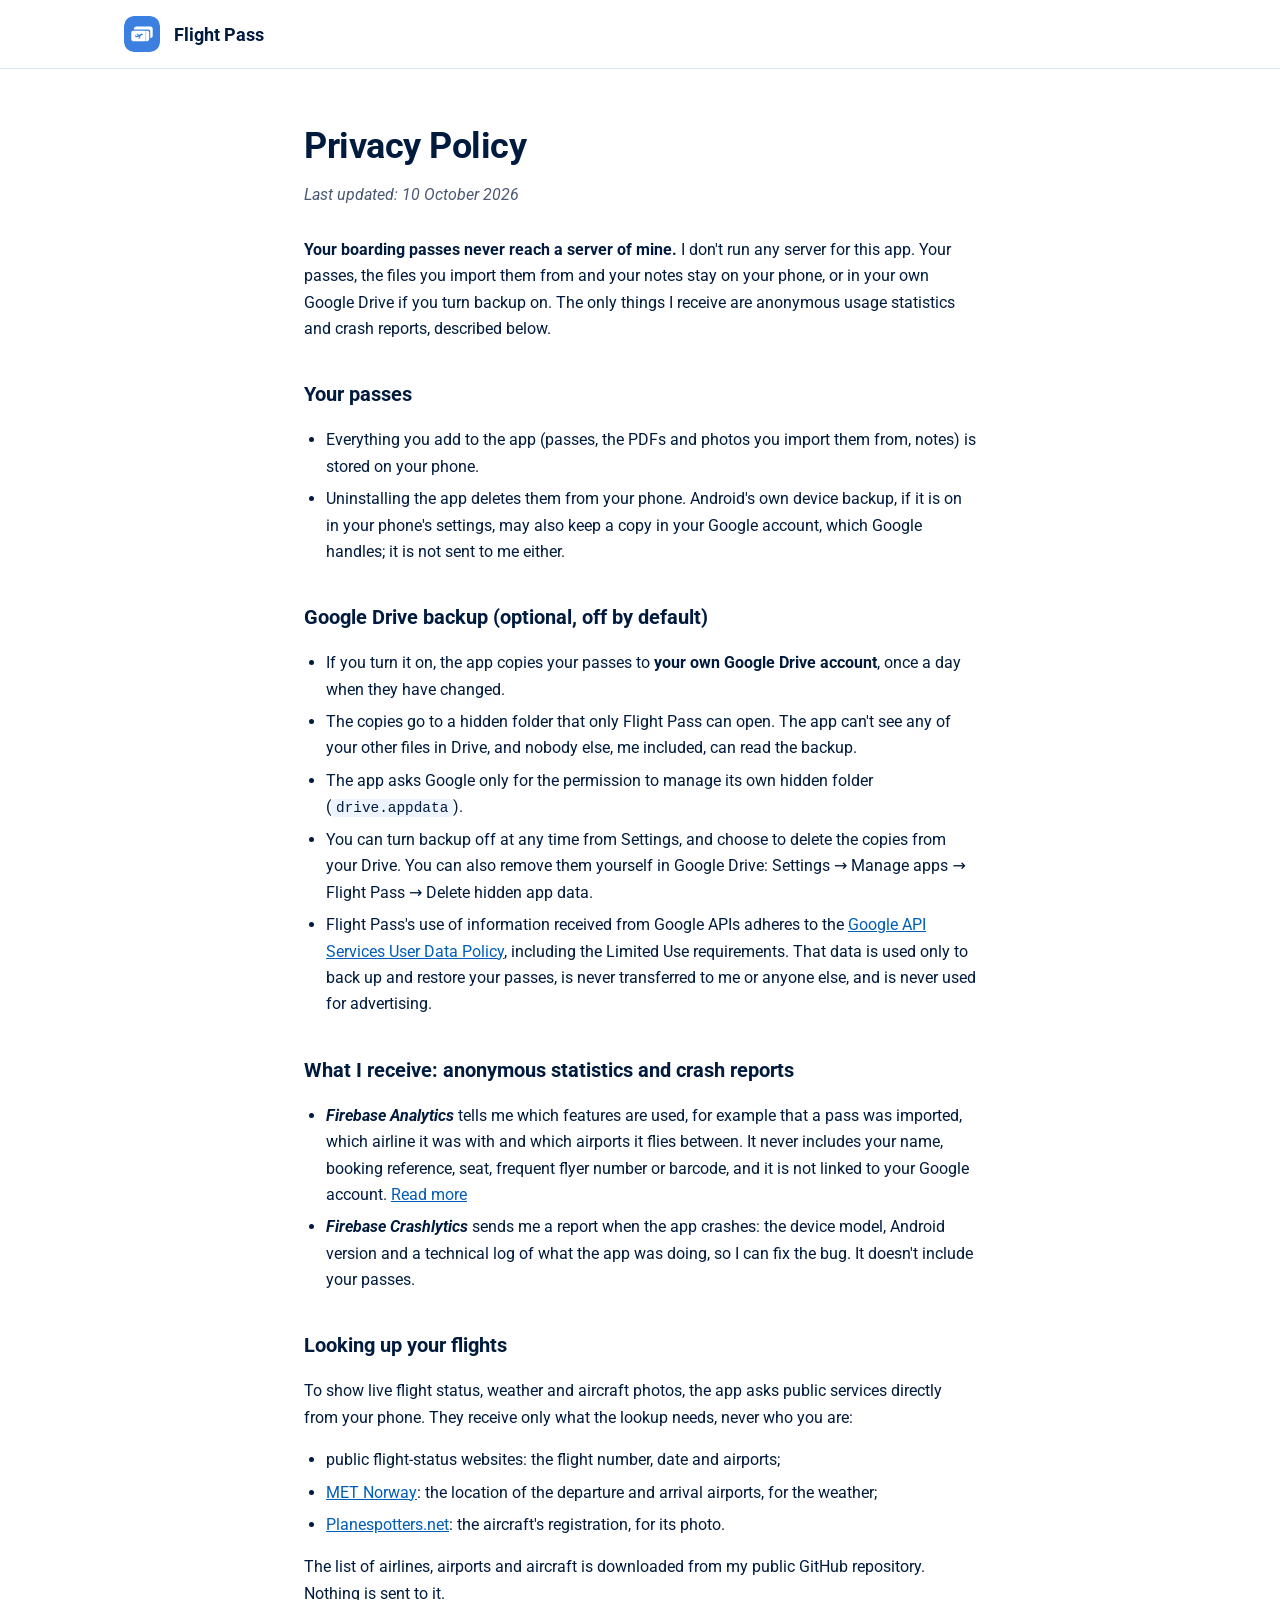
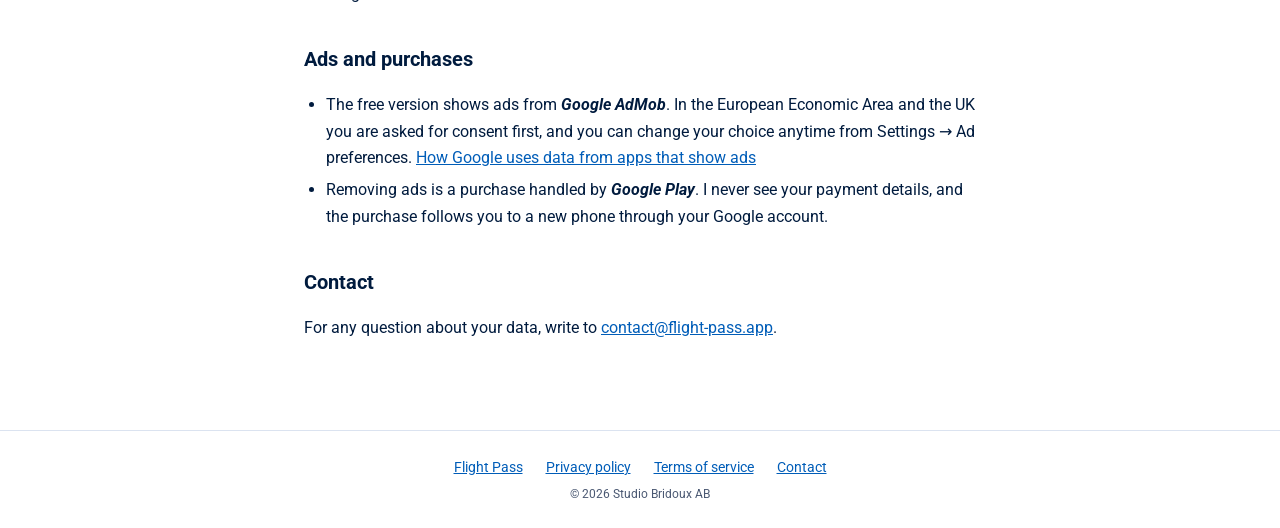
<file: privacy/index.html>
<!DOCTYPE html>
<html lang="en">
<head>
  <meta charset="utf-8">
  <meta name="viewport" content="width=device-width, initial-scale=1">
  <title>Privacy Policy · Flight Pass</title>
  <meta name="description" content="How the Flight Pass boarding pass app handles your data: passes stay on your phone, no account, optional backup to your own Google Drive.">
  <link rel="canonical" href="https://flight-pass.app/privacy/">
  <meta property="og:type" content="website">
  <meta property="og:locale" content="en_US">
  <meta property="og:site_name" content="Flight Pass">
  <meta property="og:title" content="Flight Pass Privacy Policy">
  <meta property="og:description" content="Your boarding passes stay on your phone: no account, no server, optional backup to your own Google Drive.">
  <meta property="og:url" content="https://flight-pass.app/privacy/">
  <meta property="og:image" content="https://flight-pass.app/assets/og-image.jpg">
  <meta property="og:image:type" content="image/jpeg">
  <meta property="og:image:width" content="1200">
  <meta property="og:image:height" content="630">
  <meta property="og:image:alt" content="Flight Pass: any airline, one wallet. A boarding pass from LAX to JFK and a gate notification.">
  <meta name="twitter:card" content="summary_large_image">
  <meta name="theme-color" content="#005DB8">
  <link rel="icon" href="/assets/icon.svg" type="image/svg+xml">
  <link rel="apple-touch-icon" href="/assets/apple-touch-icon.png">
  <link rel="preconnect" href="https://fonts.gstatic.com" crossorigin>
  <link href="https://fonts.googleapis.com/css2?family=Roboto:wght@400;700&display=swap" rel="stylesheet">
  <link rel="stylesheet" href="/assets/style.css">
</head>
<body>

  <header class="fp-top">
    <div class="fp-wrap"><a class="fp-brand" href="/"><img src="/assets/icon.svg" alt="" width="36" height="36">Flight Pass</a></div>
  </header>

  <main class="fp-doc">
    <h1>Privacy Policy</h1>
    <p class="fp-date"><em>Last updated: 10 October 2026</em></p>

    <p><strong>Your boarding passes never reach a server of mine.</strong> I don't run any server for this app. Your passes, the files you import them from and your notes stay on your phone, or in your own Google Drive if you turn backup on. The only things I receive are anonymous usage statistics and crash reports, described below.</p>

    <h2>Your passes</h2>
    <ul>
      <li>Everything you add to the app (passes, the PDFs and photos you import them from, notes) is stored on your phone.</li>
      <li>Uninstalling the app deletes them from your phone. Android's own device backup, if it is on in your phone's settings, may also keep a copy in your Google account, which Google handles; it is not sent to me either.</li>
    </ul>

    <h2>Google Drive backup (optional, off by default)</h2>
    <ul>
      <li>If you turn it on, the app copies your passes to <strong>your own Google Drive account</strong>, once a day when they have changed.</li>
      <li>The copies go to a hidden folder that only Flight Pass can open. The app can't see any of your other files in Drive, and nobody else, me included, can read the backup.</li>
      <li>The app asks Google only for the permission to manage its own hidden folder (<code>drive.appdata</code>).</li>
      <li>You can turn backup off at any time from Settings, and choose to delete the copies from your Drive. You can also remove them yourself in Google Drive: Settings → Manage apps → Flight Pass → Delete hidden app data.</li>
      <li>Flight Pass's use of information received from Google APIs adheres to the <a href="https://developers.google.com/terms/api-services-user-data-policy">Google API Services User Data Policy</a>, including the Limited Use requirements. That data is used only to back up and restore your passes, is never transferred to me or anyone else, and is never used for advertising.</li>
    </ul>

    <h2>What I receive: anonymous statistics and crash reports</h2>
    <ul>
      <li><strong><em>Firebase Analytics</em></strong> tells me which features are used, for example that a pass was imported, which airline it was with and which airports it flies between. It never includes your name, booking reference, seat, frequent flyer number or barcode, and it is not linked to your Google account. <a href="https://firebase.google.com/support/privacy">Read more</a></li>
      <li><strong><em>Firebase Crashlytics</em></strong> sends me a report when the app crashes: the device model, Android version and a technical log of what the app was doing, so I can fix the bug. It doesn't include your passes.</li>
    </ul>

    <h2>Looking up your flights</h2>
    <p>To show live flight status, weather and aircraft photos, the app asks public services directly from your phone. They receive only what the lookup needs, never who you are:</p>
    <ul>
      <li>public flight-status websites: the flight number, date and airports;</li>
      <li><a href="https://api.met.no">MET Norway</a>: the location of the departure and arrival airports, for the weather;</li>
      <li><a href="https://www.planespotters.net">Planespotters.net</a>: the aircraft's registration, for its photo.</li>
    </ul>
    <p>The list of airlines, airports and aircraft is downloaded from my public GitHub repository. Nothing is sent to it.</p>

    <h2>Ads and purchases</h2>
    <ul>
      <li>The free version shows ads from <strong><em>Google AdMob</em></strong>. In the European Economic Area and the UK you are asked for consent first, and you can change your choice anytime from Settings → Ad preferences. <a href="https://policies.google.com/technologies/partner-sites">How Google uses data from apps that show ads</a></li>
      <li>Removing ads is a purchase handled by <strong><em>Google Play</em></strong>. I never see your payment details, and the purchase follows you to a new phone through your Google account.</li>
    </ul>

    <h2>Contact</h2>
    <p>For any question about your data, write to <a href="mailto:contact@flight-pass.app">contact@flight-pass.app</a>.</p>
  </main>

  <footer class="fp-foot">
    <nav>
      <a href="/">Flight Pass</a>
      <a href="/privacy/">Privacy policy</a>
      <a href="/terms/">Terms of service</a>
      <a href="mailto:contact@flight-pass.app">Contact</a>
    </nav>
    <p>© 2026 Studio Bridoux AB</p>
  </footer>

</body>
</html>
</file>
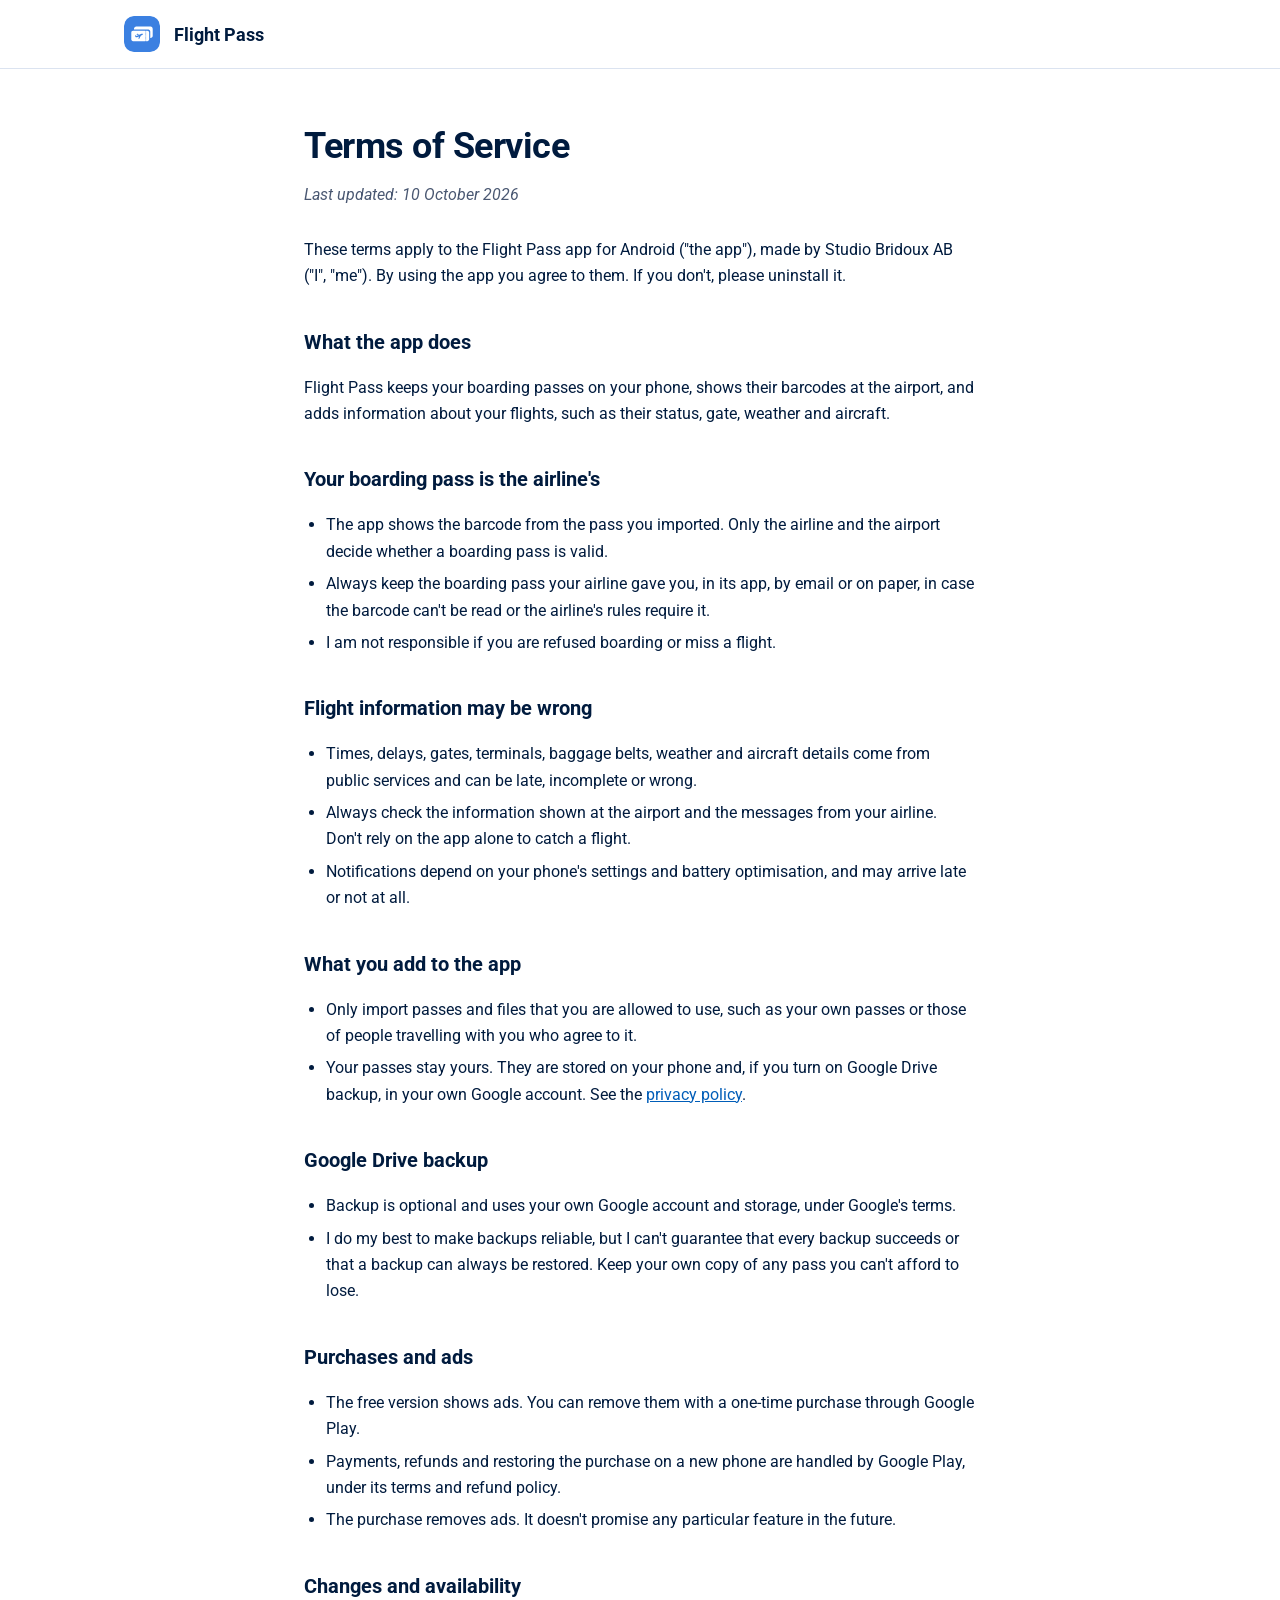
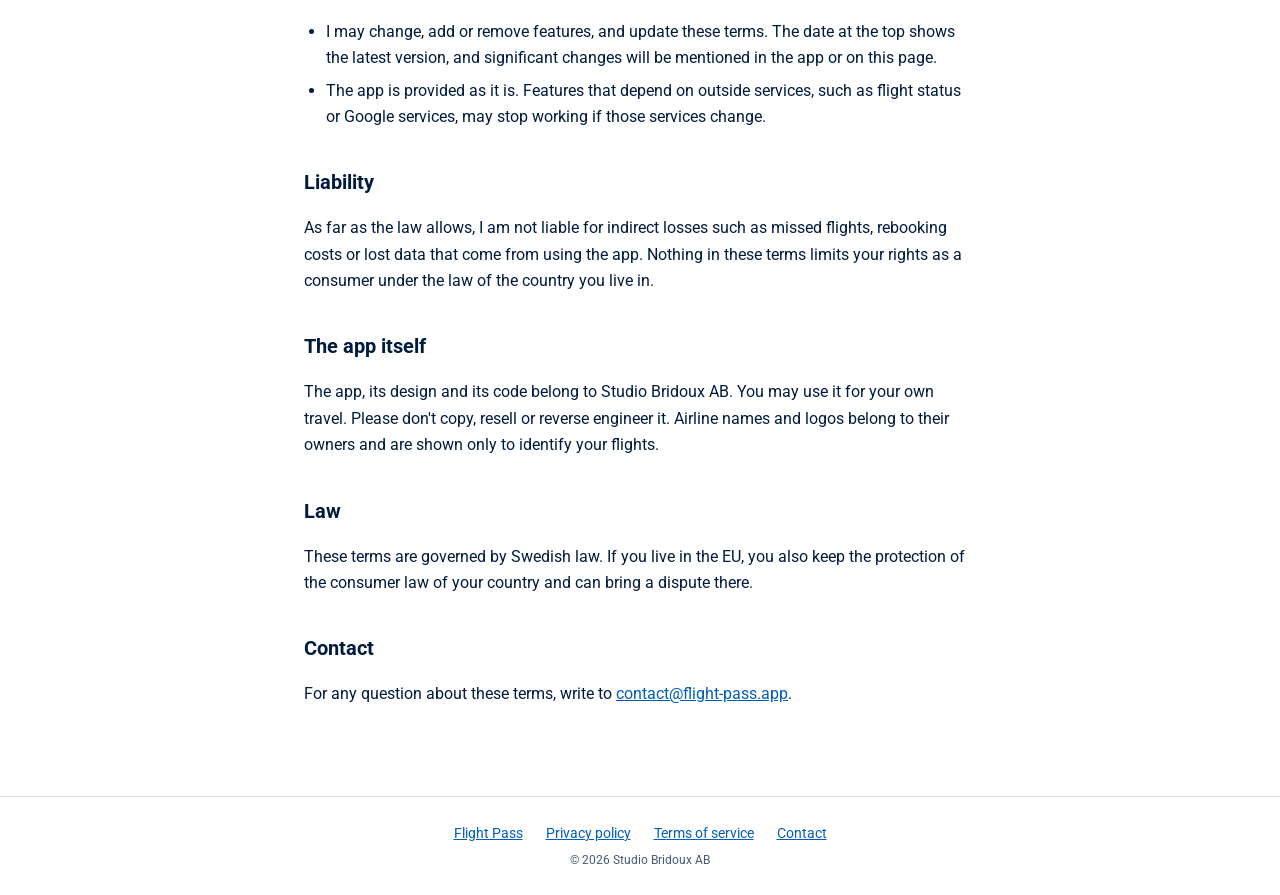
<file: terms/index.html>
<!DOCTYPE html>
<html lang="en">
<head>
  <meta charset="utf-8">
  <meta name="viewport" content="width=device-width, initial-scale=1">
  <title>Terms of Service · Flight Pass</title>
  <meta name="description" content="The terms for using Flight Pass, the boarding pass wallet app for Android.">
  <link rel="canonical" href="https://flight-pass.app/terms/">
  <meta property="og:type" content="website">
  <meta property="og:locale" content="en_US">
  <meta property="og:site_name" content="Flight Pass">
  <meta property="og:title" content="Flight Pass Terms of Service">
  <meta property="og:description" content="The terms for using Flight Pass, the boarding pass wallet app for Android.">
  <meta property="og:url" content="https://flight-pass.app/terms/">
  <meta property="og:image" content="https://flight-pass.app/assets/og-image.jpg">
  <meta property="og:image:type" content="image/jpeg">
  <meta property="og:image:width" content="1200">
  <meta property="og:image:height" content="630">
  <meta property="og:image:alt" content="Flight Pass: any airline, one wallet. A boarding pass from LAX to JFK and a gate notification.">
  <meta name="twitter:card" content="summary_large_image">
  <meta name="theme-color" content="#005DB8">
  <link rel="icon" href="/assets/icon.svg" type="image/svg+xml">
  <link rel="apple-touch-icon" href="/assets/apple-touch-icon.png">
  <link rel="preconnect" href="https://fonts.gstatic.com" crossorigin>
  <link href="https://fonts.googleapis.com/css2?family=Roboto:wght@400;700&display=swap" rel="stylesheet">
  <link rel="stylesheet" href="/assets/style.css">
</head>
<body>

  <header class="fp-top">
    <div class="fp-wrap"><a class="fp-brand" href="/"><img src="/assets/icon.svg" alt="" width="36" height="36">Flight Pass</a></div>
  </header>

  <main class="fp-doc">
    <h1>Terms of Service</h1>
    <p class="fp-date"><em>Last updated: 10 October 2026</em></p>

    <p>These terms apply to the Flight Pass app for Android ("the app"), made by Studio Bridoux AB ("I", "me"). By using the app you agree to them. If you don't, please uninstall it.</p>

    <h2>What the app does</h2>
    <p>Flight Pass keeps your boarding passes on your phone, shows their barcodes at the airport, and adds information about your flights, such as their status, gate, weather and aircraft.</p>

    <h2>Your boarding pass is the airline's</h2>
    <ul>
      <li>The app shows the barcode from the pass you imported. Only the airline and the airport decide whether a boarding pass is valid.</li>
      <li>Always keep the boarding pass your airline gave you, in its app, by email or on paper, in case the barcode can't be read or the airline's rules require it.</li>
      <li>I am not responsible if you are refused boarding or miss a flight.</li>
    </ul>

    <h2>Flight information may be wrong</h2>
    <ul>
      <li>Times, delays, gates, terminals, baggage belts, weather and aircraft details come from public services and can be late, incomplete or wrong.</li>
      <li>Always check the information shown at the airport and the messages from your airline. Don't rely on the app alone to catch a flight.</li>
      <li>Notifications depend on your phone's settings and battery optimisation, and may arrive late or not at all.</li>
    </ul>

    <h2>What you add to the app</h2>
    <ul>
      <li>Only import passes and files that you are allowed to use, such as your own passes or those of people travelling with you who agree to it.</li>
      <li>Your passes stay yours. They are stored on your phone and, if you turn on Google Drive backup, in your own Google account. See the <a href="/privacy/">privacy policy</a>.</li>
    </ul>

    <h2>Google Drive backup</h2>
    <ul>
      <li>Backup is optional and uses your own Google account and storage, under Google's terms.</li>
      <li>I do my best to make backups reliable, but I can't guarantee that every backup succeeds or that a backup can always be restored. Keep your own copy of any pass you can't afford to lose.</li>
    </ul>

    <h2>Purchases and ads</h2>
    <ul>
      <li>The free version shows ads. You can remove them with a one-time purchase through Google Play.</li>
      <li>Payments, refunds and restoring the purchase on a new phone are handled by Google Play, under its terms and refund policy.</li>
      <li>The purchase removes ads. It doesn't promise any particular feature in the future.</li>
    </ul>

    <h2>Changes and availability</h2>
    <ul>
      <li>I may change, add or remove features, and update these terms. The date at the top shows the latest version, and significant changes will be mentioned in the app or on this page.</li>
      <li>The app is provided as it is. Features that depend on outside services, such as flight status or Google services, may stop working if those services change.</li>
    </ul>

    <h2>Liability</h2>
    <p>As far as the law allows, I am not liable for indirect losses such as missed flights, rebooking costs or lost data that come from using the app. Nothing in these terms limits your rights as a consumer under the law of the country you live in.</p>

    <h2>The app itself</h2>
    <p>The app, its design and its code belong to Studio Bridoux AB. You may use it for your own travel. Please don't copy, resell or reverse engineer it. Airline names and logos belong to their owners and are shown only to identify your flights.</p>

    <h2>Law</h2>
    <p>These terms are governed by Swedish law. If you live in the EU, you also keep the protection of the consumer law of your country and can bring a dispute there.</p>

    <h2>Contact</h2>
    <p>For any question about these terms, write to <a href="mailto:contact@flight-pass.app">contact@flight-pass.app</a>.</p>
  </main>

  <footer class="fp-foot">
    <nav>
      <a href="/">Flight Pass</a>
      <a href="/privacy/">Privacy policy</a>
      <a href="/terms/">Terms of service</a>
      <a href="mailto:contact@flight-pass.app">Contact</a>
    </nav>
    <p>© 2026 Studio Bridoux AB</p>
  </footer>

</body>
</html>
</file>
<file: assets/style.css>
:root { --seed:#3B80E1; --primary:#005DB8; --deep:#001B3E; --muted:#4a5872; --soft:#EEF4FF; --line:#dbe3f0; }
* { box-sizing:border-box; }
html { -webkit-text-size-adjust:100%; }
body { margin:0; font-family:'Roboto',system-ui,-apple-system,sans-serif; color:var(--deep); background:#fff;
  -webkit-font-smoothing:antialiased; }
a { color:var(--primary); }
img { max-width:100%; height:auto; }
.fp-wrap { max-width:1080px; margin:0 auto; padding:0 24px; }
.material-symbols-rounded { font-family:'Material Symbols Rounded'; font-weight:normal; font-style:normal;
  line-height:1; letter-spacing:normal; text-transform:none; white-space:nowrap; direction:ltr;
  -webkit-font-feature-settings:'liga'; font-feature-settings:'liga'; display:inline-block; overflow:hidden; }

.fp-hero { background:linear-gradient(120deg,#C9DCFB,#E8F0FF 58%,#F7FAFF); padding:72px 0 80px; overflow:hidden; }
.fp-hero .fp-wrap { display:flex; align-items:center; gap:72px; }
.fp-hero-text { flex:1; min-width:0; }
.fp-brand { display:flex; align-items:center; gap:14px; font-size:24px; font-weight:700; color:var(--deep); text-decoration:none; }
.fp-brand img { width:56px; height:56px; border-radius:14px; box-shadow:0 6px 16px rgba(0,93,184,.25); }
.fp-hero h1 { font-size:58px; line-height:1.04; letter-spacing:-1.5px; margin:28px 0 18px; font-weight:800; }
.fp-eyebrow { display:block; font-size:15px; letter-spacing:1.2px; text-transform:uppercase; font-weight:700;
  color:var(--primary); margin-bottom:14px; line-height:1.4; }
.fp-accent { display:block; color:var(--primary); }
.fp-hero p { font-size:19px; line-height:1.55; color:var(--muted); max-width:480px; margin:0 0 30px; }
.fp-badge { display:inline-block; }
.fp-badge img { display:block; height:80px; width:auto; margin-left:-13px; }
.fp-small { font-size:13px; color:var(--muted); margin-top:6px; }

.fp-mock { position:relative; width:380px; flex:none; padding-bottom:64px; margin-right:24px; }
.fp-stub { background:#fff; border-radius:16px; height:80px; display:flex; align-items:center; justify-content:center;
  font-weight:800; letter-spacing:-.5px; }
.fp-s1 { width:88%; margin-left:8%; opacity:.62; font-size:28px; color:#5578a8; transform:rotate(-5deg);
  box-shadow:0 8px 20px rgba(0,40,100,.10); }
.fp-s2 { width:96%; margin:-8px 0 0 3%; opacity:.85; font-size:30px; color:#26496f; transform:rotate(-2.5deg);
  box-shadow:0 10px 24px rgba(0,40,100,.12); }
.fp-pass { position:relative; margin-top:-6px; background:#fff; border-radius:18px; overflow:hidden;
  box-shadow:0 22px 46px rgba(0,40,100,.22); }
.fp-route { padding:20px 24px 0; font-size:36px; font-weight:800; letter-spacing:-1px; }
.fp-plane { color:var(--seed); font-size:23px; margin:0 6px; vertical-align:middle; }
.fp-meta { display:flex; gap:44px; padding:14px 24px 20px; }
.fp-k { font-size:11px; font-weight:700; letter-spacing:1px; color:#74777F; }
.fp-v { font-size:19px; font-weight:800; margin-top:2px; }
.fp-tear { height:2px; background:repeating-linear-gradient(90deg,#C4C6D0 0 7px,transparent 7px 14px); }
.fp-barcode { margin:15px 24px 20px; height:40px; background:repeating-linear-gradient(90deg,var(--deep) 0 3px,
  transparent 3px 6px,var(--deep) 6px 8px,transparent 8px 13px); }
.fp-notif { position:absolute; left:-56px; bottom:0; width:290px; background:#fff; border-radius:17px;
  padding:13px 16px; box-shadow:0 14px 34px rgba(0,40,100,.20); text-align:left; }
.fp-notif-hdr { display:flex; align-items:center; gap:8px; font-size:11px; font-weight:700; color:#74777F; letter-spacing:.3px; }
.fp-notif-hdr img { width:20px; height:20px; border-radius:6px; }
.fp-notif-ttl { font-size:17px; font-weight:800; margin-top:7px; }
.fp-notif-bdy { font-size:13px; color:#49566d; margin-top:2px; }

.fp-section { padding:80px 0; }
.fp-section.fp-alt { background:var(--soft); }
.fp-section h2 { font-size:36px; letter-spacing:-.6px; margin:0 0 10px; font-weight:800; line-height:1.15; }
.fp-lead { font-size:18px; color:var(--muted); margin:0 0 40px; max-width:660px; line-height:1.55; }

.fp-steps { display:grid; grid-template-columns:repeat(3,1fr); gap:20px; list-style:none; padding:0; margin:0;
  counter-reset:step; }
.fp-steps li { counter-increment:step; background:#fff; border:1px solid var(--line); border-radius:20px; padding:24px; }
.fp-steps li::before { content:counter(step); display:grid; place-items:center; width:36px; height:36px;
  border-radius:50%; background:var(--primary); color:#fff; font-weight:700; margin-bottom:14px; }
.fp-steps h3 { font-size:18px; margin:0 0 8px; }
.fp-steps p { margin:0; color:var(--muted); line-height:1.55; font-size:15px; }

.fp-cases { display:grid; grid-template-columns:repeat(3,1fr); gap:20px; }
.fp-case { background:#fff; border:1px solid var(--line); border-radius:20px; padding:24px; }
.fp-ic { width:44px; height:44px; border-radius:13px; background:#D6E3FF; color:var(--primary);
  display:grid; place-items:center; margin-bottom:16px; }
.fp-ic .material-symbols-rounded { font-size:24px; width:24px; height:24px; }
.fp-case h3 { font-size:18px; margin:0 0 8px; font-weight:700; }
.fp-case p { margin:0; color:var(--muted); line-height:1.55; font-size:15px; }

.fp-phone { width:250px; flex:none; border-radius:32px; padding:8px; background:#1d2027;
  box-shadow:0 24px 48px rgba(0,27,62,.25); }
.fp-phone img { display:block; width:100%; border-radius:25px; }
.fp-shots { display:flex; gap:28px; justify-content:center; flex-wrap:wrap; }
.fp-shot { text-align:center; margin:0; }
.fp-shot .fp-phone { width:180px; margin:0 auto; }
.fp-shot figcaption { margin-top:16px; font-weight:700; font-size:15px; }
.fp-shot figcaption small { display:block; font-weight:400; color:var(--muted); font-size:13px; margin-top:3px; }

.fp-faq { max-width:760px; }
.fp-faq details { border-bottom:1px solid var(--line); padding:18px 0; }
.fp-faq summary { cursor:pointer; font-size:18px; font-weight:700; list-style:none; display:flex;
  justify-content:space-between; gap:16px; }
.fp-faq summary::-webkit-details-marker { display:none; }
.fp-faq summary::after { content:'+'; color:var(--primary); font-size:24px; line-height:1; }
.fp-faq details[open] summary::after { content:'−'; }
.fp-faq details p { margin:10px 0 0; color:var(--muted); line-height:1.6; }

.fp-private { display:flex; gap:20px; align-items:flex-start; background:#fff; border:1px solid var(--line);
  border-radius:20px; padding:28px; }
.fp-private .material-symbols-rounded { font-size:32px; width:32px; height:32px; color:var(--primary); flex:none; }
.fp-private h2 { font-size:24px; margin:0; }
.fp-private p { margin:6px 0 0; color:var(--muted); line-height:1.6; }

.fp-cta { text-align:center; }
.fp-cta .fp-icon { width:72px; height:72px; border-radius:18px; }
.fp-cta h2 { margin-top:18px; }
.fp-cta .fp-lead { margin:0 auto 24px; }
.fp-cta .fp-badge img { margin:0 auto; }

.fp-top { border-bottom:1px solid var(--line); padding:16px 0; }
.fp-top .fp-brand { font-size:18px; }
.fp-top .fp-brand img { width:36px; height:36px; border-radius:10px; box-shadow:none; }
.fp-doc { max-width:720px; margin:0 auto; padding:48px 24px 72px; line-height:1.65; }
.fp-doc h1 { font-size:36px; letter-spacing:-.5px; margin:0 0 6px; }
.fp-doc h2 { font-size:20px; margin:36px 0 8px; }
.fp-doc .fp-date { color:var(--muted); margin:0 0 28px; }
.fp-doc ul { padding-left:22px; }
.fp-doc li { margin:6px 0; }
.fp-doc code { font-family:ui-monospace,Menlo,monospace; font-size:.9em; background:var(--soft); padding:1px 5px; border-radius:4px; }
.fp-foot { border-top:1px solid var(--line); padding:28px 24px; text-align:center; font-size:14px; color:var(--muted); }
.fp-foot nav a { margin:0 10px; }
.fp-foot p { margin:12px 0 0; font-size:12px; }

@media (max-width:900px) {
  .fp-hero .fp-wrap { flex-direction:column; text-align:center; gap:48px; }
  .fp-hero .fp-brand { justify-content:center; }
  .fp-hero p { margin-left:auto; margin-right:auto; }
  .fp-hero h1 { font-size:42px; }
  .fp-badge img { margin:0 auto; }
  .fp-mock { width:100%; max-width:360px; margin:0 auto; text-align:left; }
  .fp-notif { left:-8px; width:270px; }
  .fp-steps, .fp-cases { grid-template-columns:1fr; }
  .fp-section { padding:56px 0; }
  .fp-section h2 { font-size:30px; }
  .fp-private { flex-direction:column; }
}
@media (max-width:400px) {
  .fp-route { font-size:30px; }
  .fp-meta { gap:28px; }
  .fp-shot .fp-phone { width:150px; }
}
</file>
